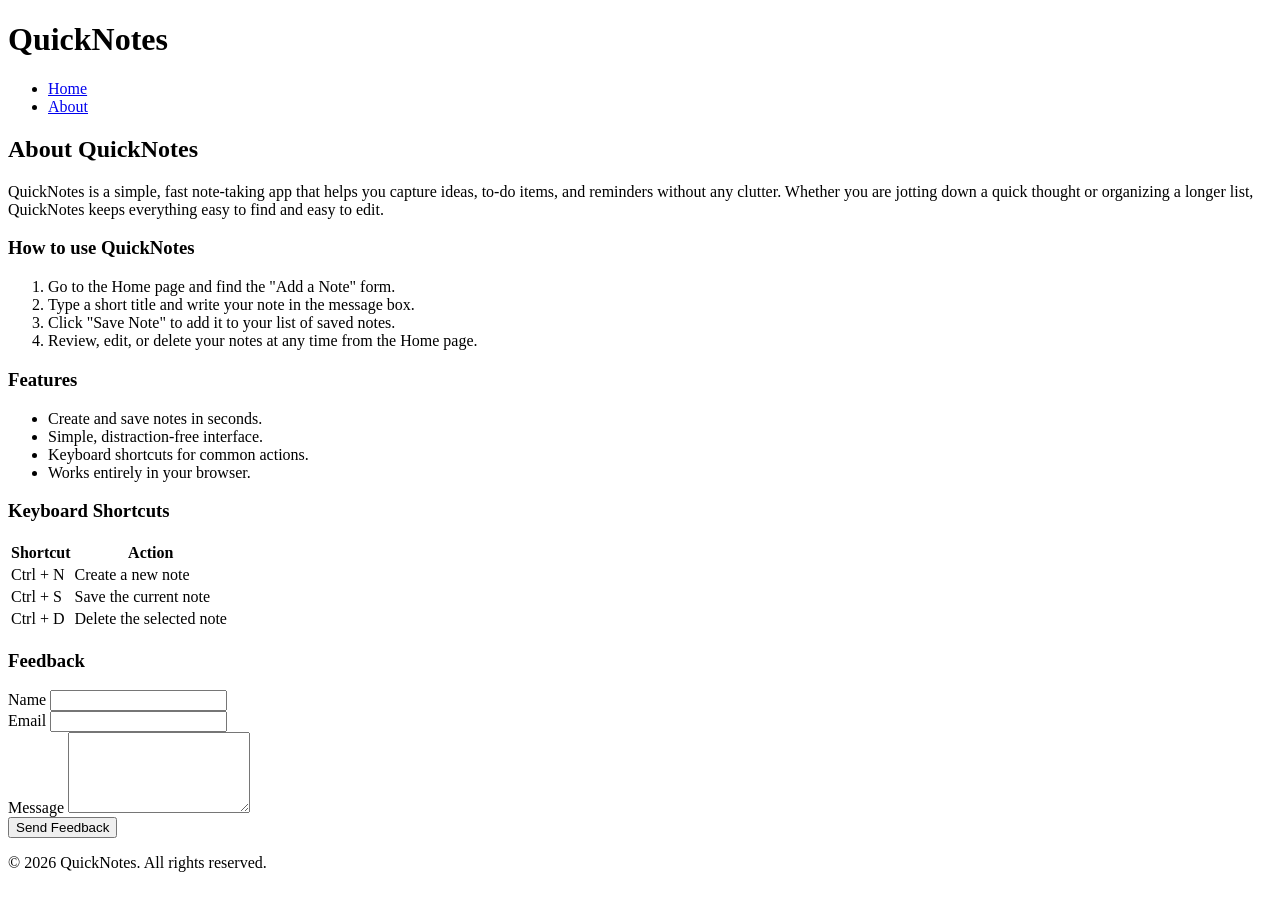
<file: index.html>
<!DOCTYPE html>
<html lang="en">
<head>
  <meta charset="UTF-8">
  <meta name="viewport" content="width=device-width, initial-scale=1.0">
  <title>About QuickNotes</title>
</head>
<body>
  <header>
    <h1>QuickNotes</h1>
    <nav>
      <ul>
        <li><a href="index.html">Home</a></li>
        <li><a href="about.html">About</a></li>
      </ul>
    </nav>
  </header>

  <main>
    <h2>About QuickNotes</h2>
    <p>
      QuickNotes is a simple, fast note-taking app that helps you capture ideas,
      to-do items, and reminders without any clutter. Whether you are jotting
      down a quick thought or organizing a longer list, QuickNotes keeps
      everything easy to find and easy to edit.
    </p>

    <section>
      <h3>How to use QuickNotes</h3>
      <ol>
        <li>Go to the Home page and find the "Add a Note" form.</li>
        <li>Type a short title and write your note in the message box.</li>
        <li>Click "Save Note" to add it to your list of saved notes.</li>
        <li>Review, edit, or delete your notes at any time from the Home page.</li>
      </ol>
    </section>

    <section>
      <h3>Features</h3>
      <ul>
        <li>Create and save notes in seconds.</li>
        <li>Simple, distraction-free interface.</li>
        <li>Keyboard shortcuts for common actions.</li>
        <li>Works entirely in your browser.</li>
      </ul>
    </section>

    <section>
      <h3>Keyboard Shortcuts</h3>
      <table>
        <thead>
          <tr>
            <th scope="col">Shortcut</th>
            <th scope="col">Action</th>
          </tr>
        </thead>
        <tbody>
          <tr>
            <td>Ctrl + N</td>
            <td>Create a new note</td>
          </tr>
          <tr>
            <td>Ctrl + S</td>
            <td>Save the current note</td>
          </tr>
          <tr>
            <td>Ctrl + D</td>
            <td>Delete the selected note</td>
          </tr>
        </tbody>
      </table>
    </section>

    <section>
      <h3>Feedback</h3>
      <form action="#" method="post">
        <div>
          <label for="feedback-name">Name</label>
          <input type="text" id="feedback-name" name="feedback-name" required>
        </div>
        <div>
          <label for="feedback-email">Email</label>
          <input type="email" id="feedback-email" name="feedback-email" required>
        </div>
        <div>
          <label for="feedback-message">Message</label>
          <textarea id="feedback-message" name="feedback-message" rows="5" required></textarea>
        </div>
        <button type="submit">Send Feedback</button>
      </form>
    </section>
  </main>

  <footer>
    <p>&copy; 2026 QuickNotes. All rights reserved.</p>
  </footer>
</body>
</html>
</file>
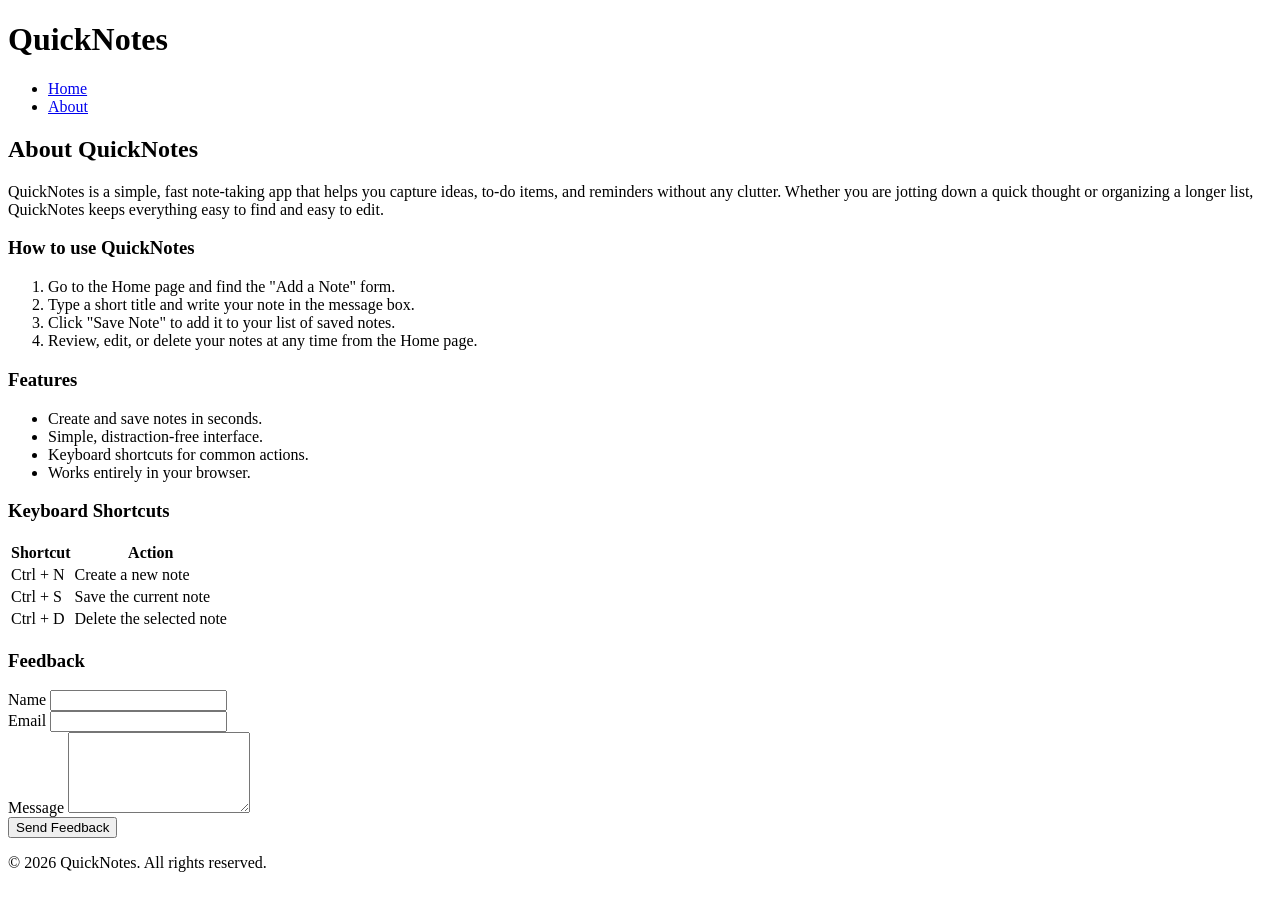
<file: day1/index.html>
<!DOCTYPE html>
<html lang="en">
<head> 
  <meta charset="UTF-8">
  <meta name="viewport" content="width=device-width, initial-scale=1.0">
  <title>About QuickNotes</title>
</head>
<body>
  <header>
    <h1>QuickNotes</h1>
    <nav>
      <ul>
        <li><a href="index.html">Home</a></li>
        <li><a href="about.html">About</a></li>
      </ul>
    </nav>
  </header>

  <main>
    <h2>About QuickNotes</h2>
    <p>
      QuickNotes is a simple, fast note-taking app that helps you capture ideas,
      to-do items, and reminders without any clutter. Whether you are jotting
      down a quick thought or organizing a longer list, QuickNotes keeps
      everything easy to find and easy to edit.
    </p>

    <section>
      <h3>How to use QuickNotes</h3>
      <ol>
        <li>Go to the Home page and find the "Add a Note" form.</li>
        <li>Type a short title and write your note in the message box.</li>
        <li>Click "Save Note" to add it to your list of saved notes.</li>
        <li>Review, edit, or delete your notes at any time from the Home page.</li>
      </ol>
    </section>

    <section>
      <h3>Features</h3>
      <ul>
        <li>Create and save notes in seconds.</li>
        <li>Simple, distraction-free interface.</li>
        <li>Keyboard shortcuts for common actions.</li>
        <li>Works entirely in your browser.</li>
      </ul>
    </section>

    <section>
      <h3>Keyboard Shortcuts</h3>
      <table>
        <thead>
          <tr>
            <th scope="col">Shortcut</th>
            <th scope="col">Action</th>
          </tr>
        </thead>
        <tbody>
          <tr>
            <td>Ctrl + N</td>
            <td>Create a new note</td>
          </tr>
          <tr>
            <td>Ctrl + S</td>
            <td>Save the current note</td>
          </tr>
          <tr>
            <td>Ctrl + D</td>
            <td>Delete the selected note</td>
          </tr>
        </tbody>
      </table>
    </section>

    <section>
      <h3>Feedback</h3>
      <form action="#" method="post">
        <div>
          <label for="feedback-name">Name</label>
          <input type="text" id="feedback-name" name="feedback-name" required>
        </div>
        <div>
          <label for="feedback-email">Email</label>
          <input type="email" id="feedback-email" name="feedback-email" required>
        </div>
        <div>
          <label for="feedback-message">Message</label>
          <textarea id="feedback-message" name="feedback-message" rows="5" required></textarea>
        </div>
        <button type="submit">Send Feedback</button>
      </form>
    </section>
  </main>

  <footer>
    <p>&copy; 2026 QuickNotes. All rights reserved.</p>
  </footer>
</body>
</html>
</file>
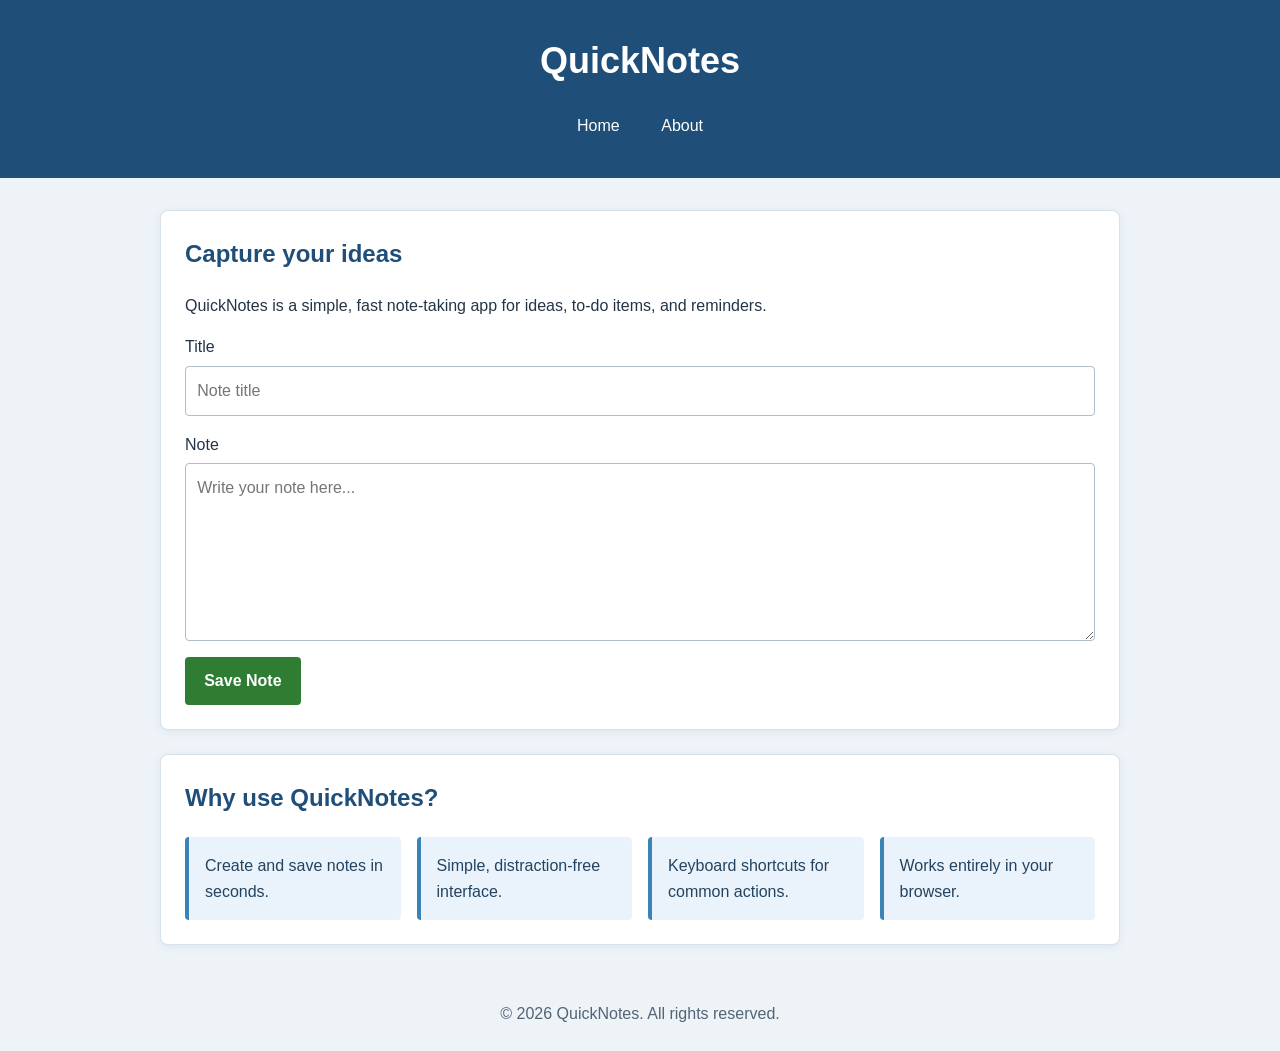
<file: day2/index.html>
<!DOCTYPE html>
<html lang="en">
<head>
  <meta charset="UTF-8">
  <meta name="viewport" content="width=device-width, initial-scale=1.0">
  <title>QuickNotes | Home</title>
  <link rel="stylesheet" href="style.css">
</head>
<body>
  <header>
    <h1>QuickNotes</h1>
    <nav aria-label="Main navigation">
      <ul>
        <li><a href="index.html" aria-current="page">Home</a></li>
        <li><a href="about.html">About</a></li>
      </ul>
    </nav>
  </header>

  <main>
    <section>
      <h2>Capture your ideas</h2>
      <p>QuickNotes is a simple, fast note-taking app for ideas, to-do items, and reminders.</p>
      <form action="#" method="post">
        <div>
          <label for="note-title">Title</label>
          <input type="text" id="note-title" name="note-title" placeholder="Note title" required>
        </div>
        <div>
          <label for="note-message">Note</label>
          <textarea id="note-message" name="note-message" rows="6" placeholder="Write your note here..." required></textarea>
        </div>
        <button type="submit">Save Note</button>
      </form>
    </section>

    <section>
      <h2>Why use QuickNotes?</h2>
      <ul class="features">
        <li>Create and save notes in seconds.</li>
        <li>Simple, distraction-free interface.</li>
        <li>Keyboard shortcuts for common actions.</li>
        <li>Works entirely in your browser.</li>
      </ul>
    </section>
  </main>

  <footer>
    <p>&copy; 2026 QuickNotes. All rights reserved.</p>
  </footer>
</body>
</html>
</file>
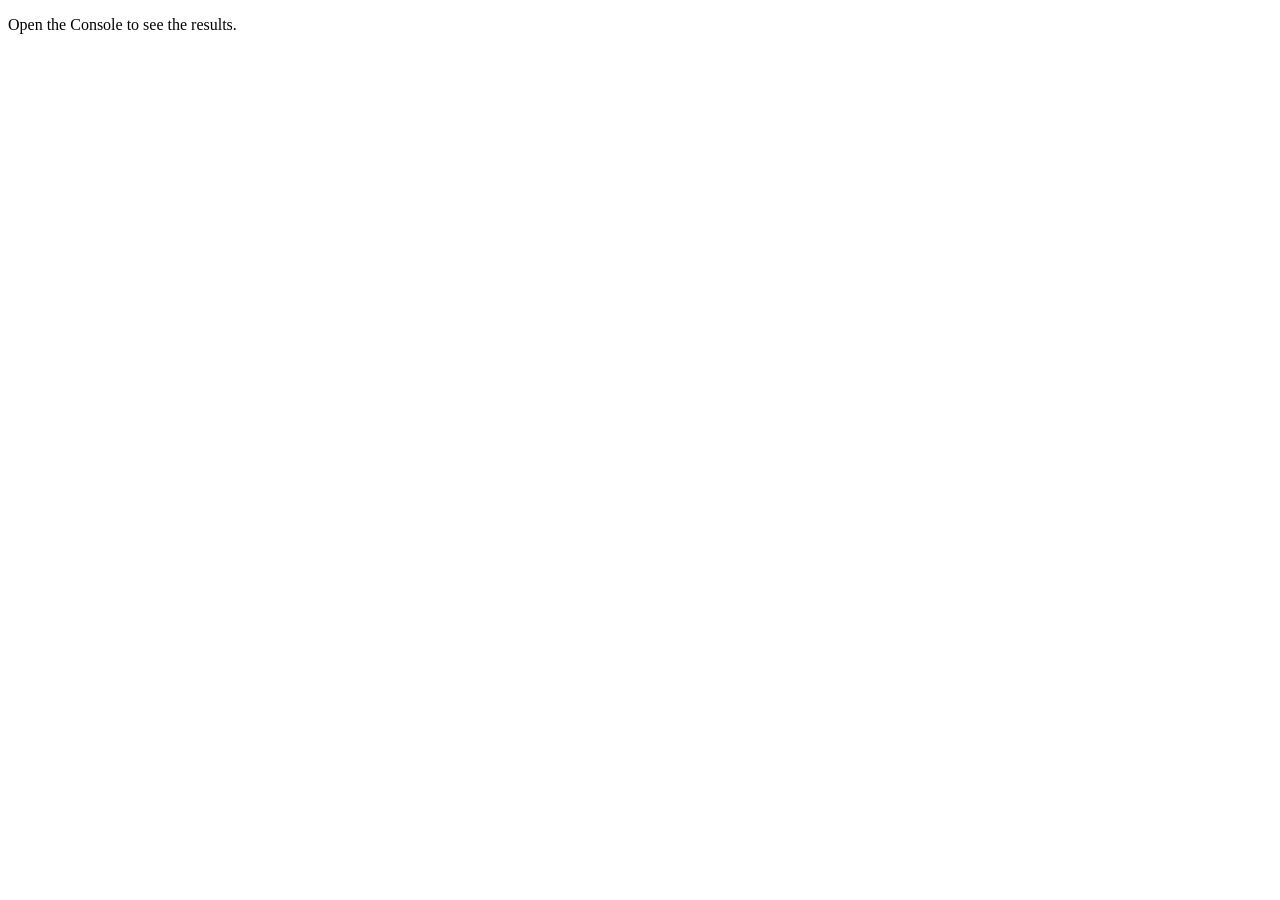
<file: day3/index.html>
<!doctype html>
<html lang="en">
  <head>
    <meta charset="UTF-8" />
    <meta name="viewport" content="width=device-width, initial-scale=1.0" />
    <title>Notes Toolkit</title>
    <script src="script.js" defer></script>
  </head>
  <body>
    <p>Open the Console to see the results.</p>
  </body>
</html>
</file>
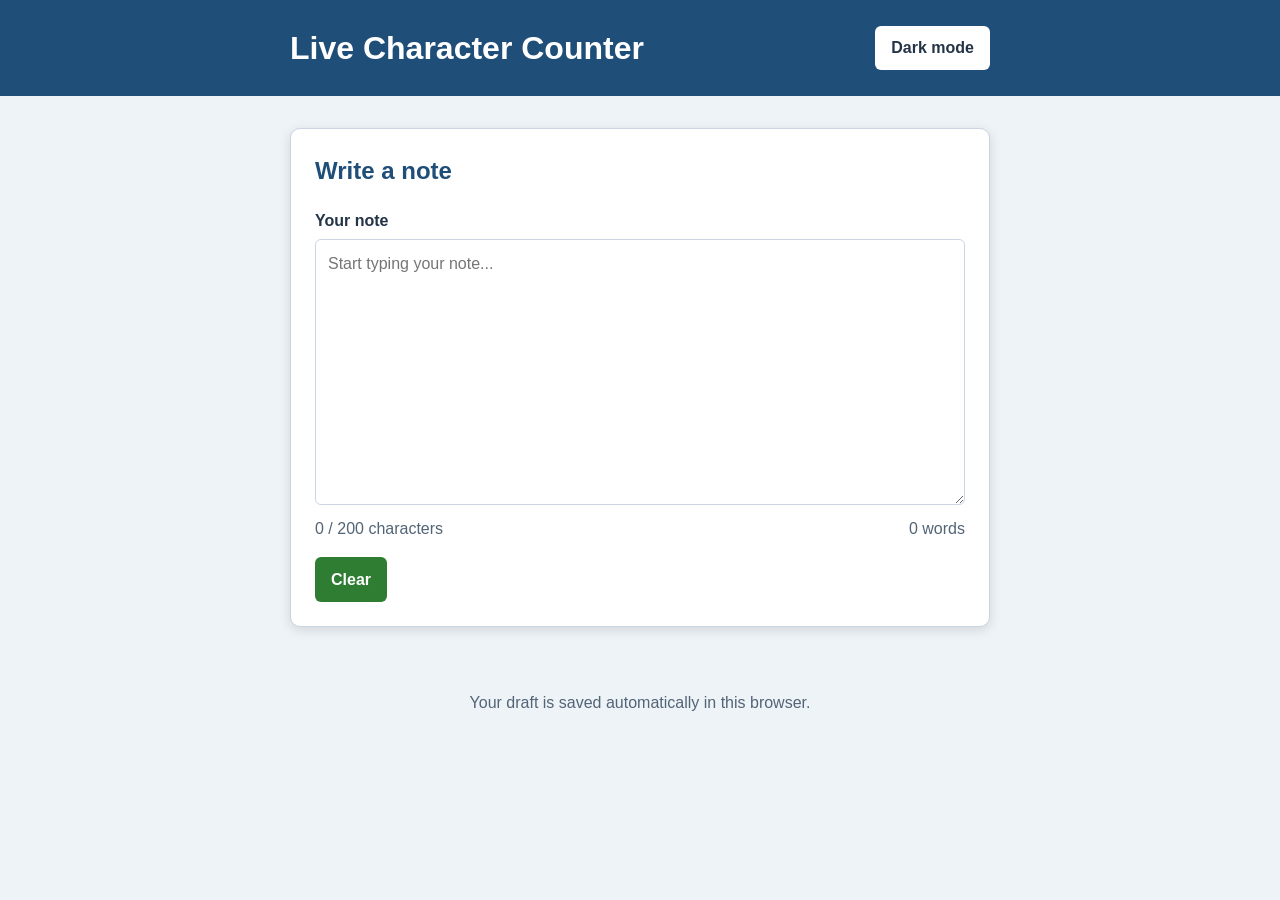
<file: day4/index.html>
<!DOCTYPE html>
<html lang="en">
<head>
  <meta charset="UTF-8">
  <meta name="viewport" content="width=device-width, initial-scale=1.0">
  <title>Live Character Counter</title>
  <link rel="stylesheet" href="style.css">
  <script src="script.js" defer></script>
</head>
<body>
  <header class="site-header">
    <h1>Live Character Counter</h1>
    <button id="theme-toggle" type="button">Dark mode</button>
  </header>

  <main>
    <section class="counter-card" aria-labelledby="page-title">
      <h2 id="page-title">Write a note</h2>
      <label for="note-text">Your note</label>
      <textarea id="note-text" rows="10" placeholder="Start typing your note..."></textarea>
      <div class="counter-row" aria-live="polite">
        <p id="char-count">0 / 200 characters</p>
        <p id="word-count">0 words</p>
      </div>
      <button id="clear-btn" type="button">Clear</button>
    </section>
  </main>

  <footer>
    <p>Your draft is saved automatically in this browser.</p>
  </footer>
</body>
</html>
</file>
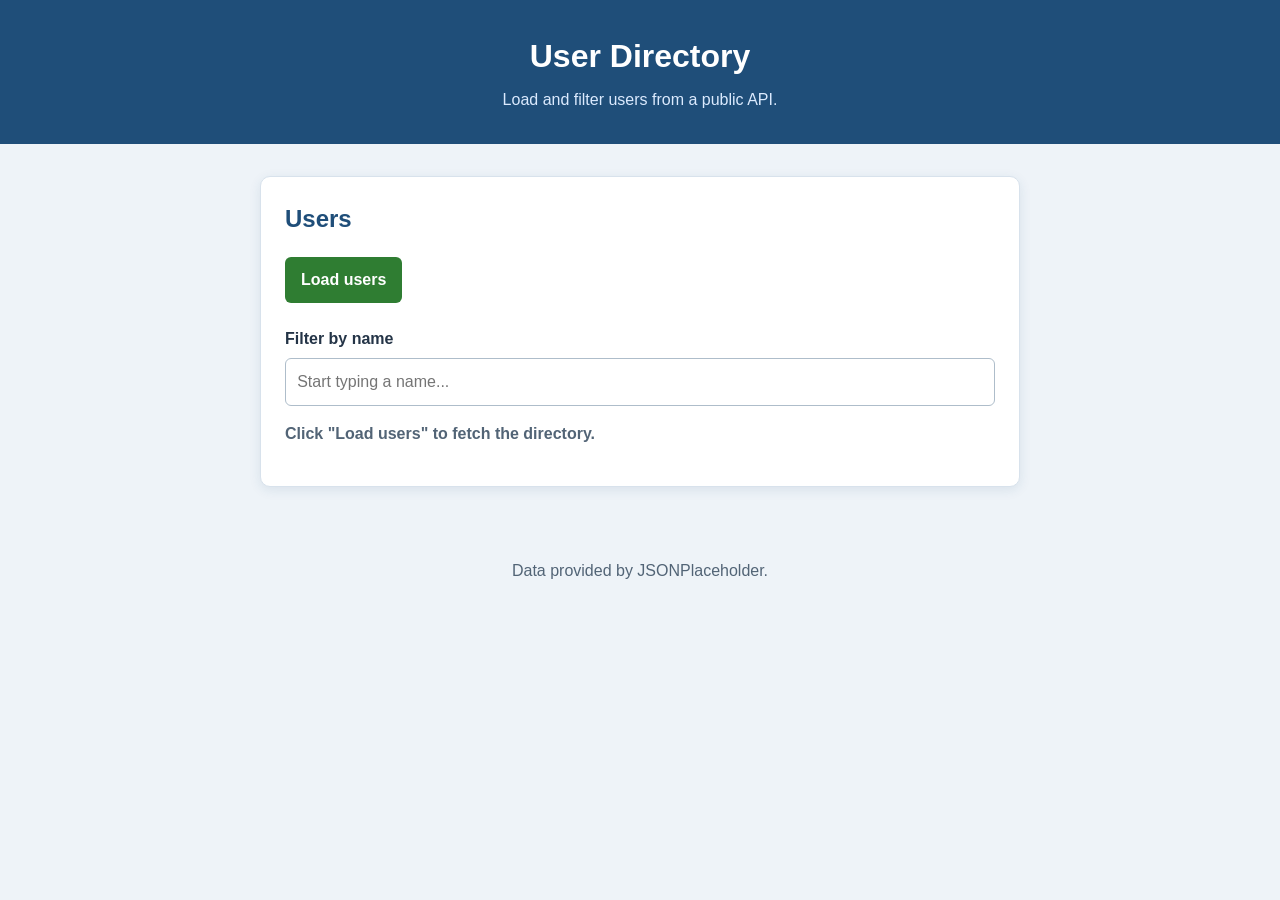
<file: day5/index.html>
<!DOCTYPE html>
<html lang="en">
<head>
  <meta charset="UTF-8">
  <meta name="viewport" content="width=device-width, initial-scale=1.0">
  <title>User Directory</title>
  <link rel="stylesheet" href="style.css">
  <script src="users.js" defer></script>
</head>
<body>
  <header>
    <h1>User Directory</h1>
    <p>Load and filter users from a public API.</p>
  </header>

  <main>
    <section aria-labelledby="directory-heading">
      <h2 id="directory-heading">Users</h2>
      <button id="load-users" type="button">Load users</button>

      <div class="filter-group">
        <label for="filter-input">Filter by name</label>
        <input id="filter-input" type="search" placeholder="Start typing a name..." autocomplete="off">
      </div>

      <p id="status" role="status" aria-live="polite">Click "Load users" to fetch the directory.</p>
      <ul id="users-list"></ul>
    </section>
  </main>

  <footer>
    <p>Data provided by JSONPlaceholder.</p>
  </footer>
</body>
</html>
</file>
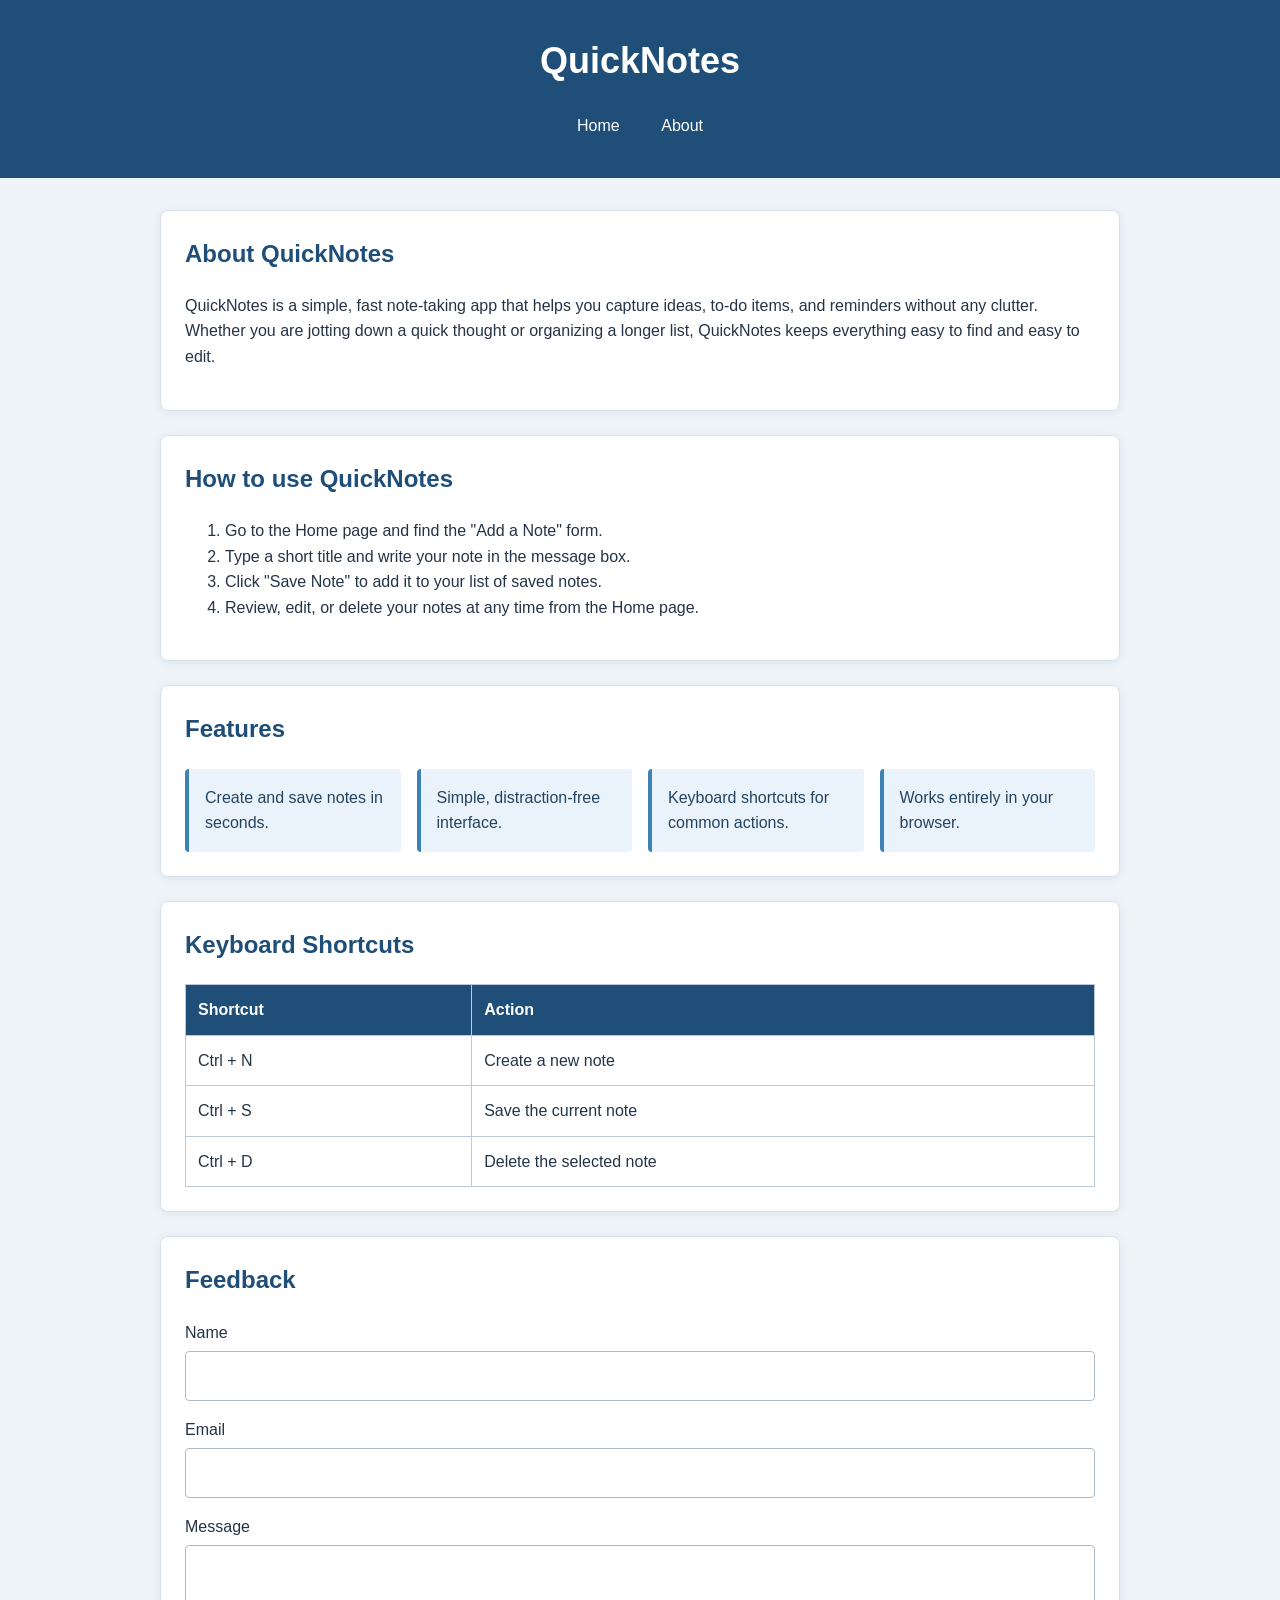
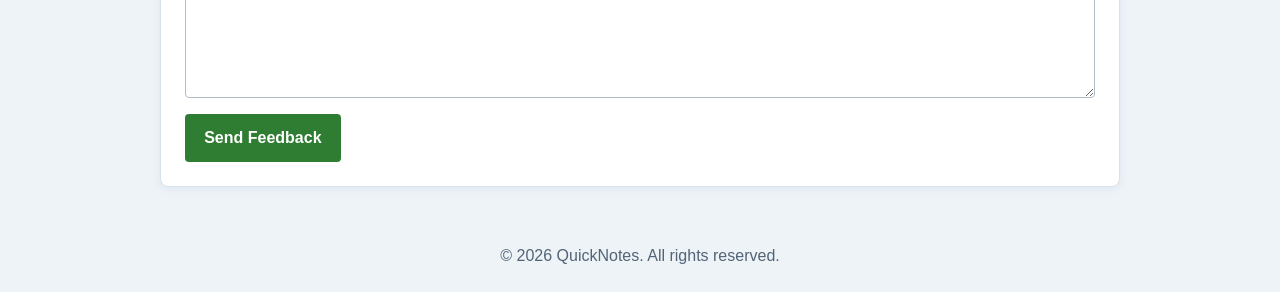
<file: day2/about.html>
<!DOCTYPE html>
<html lang="en">
<head>
  <meta charset="UTF-8">
  <meta name="viewport" content="width=device-width, initial-scale=1.0">
  <title>QuickNotes | About</title>
  <link rel="stylesheet" href="style.css">
</head>
<body>
  <header>
    <h1>QuickNotes</h1>
    <nav aria-label="Main navigation">
      <ul>
        <li><a href="index.html">Home</a></li>
        <li><a href="about.html" aria-current="page">About</a></li>
      </ul>
    </nav>
  </header>

  <main>
    <section>
      <h2>About QuickNotes</h2>
      <p>
        QuickNotes is a simple, fast note-taking app that helps you capture ideas,
        to-do items, and reminders without any clutter. Whether you are jotting
        down a quick thought or organizing a longer list, QuickNotes keeps
        everything easy to find and easy to edit.
      </p>
    </section>

    <section>
      <h2>How to use QuickNotes</h2>
      <ol>
        <li>Go to the Home page and find the "Add a Note" form.</li>
        <li>Type a short title and write your note in the message box.</li>
        <li>Click "Save Note" to add it to your list of saved notes.</li>
        <li>Review, edit, or delete your notes at any time from the Home page.</li>
      </ol>
    </section>

    <section>
      <h2>Features</h2>
      <ul class="features">
        <li>Create and save notes in seconds.</li>
        <li>Simple, distraction-free interface.</li>
        <li>Keyboard shortcuts for common actions.</li>
        <li>Works entirely in your browser.</li>
      </ul>
    </section>

    <section>
      <h2>Keyboard Shortcuts</h2>
      <table>
        <thead>
          <tr>
            <th scope="col">Shortcut</th>
            <th scope="col">Action</th>
          </tr>
        </thead>
        <tbody>
          <tr>
            <td>Ctrl + N</td>
            <td>Create a new note</td>
          </tr>
          <tr>
            <td>Ctrl + S</td>
            <td>Save the current note</td>
          </tr>
          <tr>
            <td>Ctrl + D</td>
            <td>Delete the selected note</td>
          </tr>
        </tbody>
      </table>
    </section>

    <section>
      <h2>Feedback</h2>
      <form action="#" method="post">
        <div>
          <label for="feedback-name">Name</label>
          <input type="text" id="feedback-name" name="feedback-name" required>
        </div>
        <div>
          <label for="feedback-email">Email</label>
          <input type="email" id="feedback-email" name="feedback-email" required>
        </div>
        <div>
          <label for="feedback-message">Message</label>
          <textarea id="feedback-message" name="feedback-message" rows="5" required></textarea>
        </div>
        <button type="submit">Send Feedback</button>
      </form>
    </section>
  </main>

  <footer>
    <p>&copy; 2026 QuickNotes. All rights reserved.</p>
  </footer>
</body>
</html>
</file>
<file: day2/style.css>
/* Reset and base styles */
* {
  box-sizing: border-box;
}

body {
  margin: 0;
  color: #243447;
  background: #eef3f8;
  font-family: Arial, Helvetica, sans-serif;
  line-height: 1.6;
}

/* Site header and navigation */
header {
  padding: 2rem 1rem;
  color: #ffffff;
  text-align: center;
  background: #1f4e79;
}

header h1 {
  margin: 0 0 1rem;
  font-size: 2.25rem;
}

nav ul {
  display: flex;
  justify-content: center;
  gap: 16px;
  margin: 0;
  padding: 0;
  list-style: none;
}

nav a {
  display: inline-block;
  padding: 0.45rem 0.8rem;
  color: #ffffff;
  text-decoration: none;
  border-radius: 4px;
  transition: background-color 0.2s ease, color 0.2s ease;
}

nav a:hover,
nav a:focus-visible {
  color: #1f4e79;
  background: #ffffff;
}

/* Main content and section cards */
main {
  width: min(100% - 2rem, 960px);
  margin: 2rem auto;
}

section {
  margin-bottom: 1.5rem;
  padding: 1.5rem;
  background: #ffffff;
  border: 1px solid #d8e2ec;
  border-radius: 8px;
  box-shadow: 0 2px 8px rgb(31 78 121 / 8%);
}

section h2 {
  margin-top: 0;
  color: #1f4e79;
}

/* Responsive feature cards */
.features {
  display: grid;
  grid-template-columns: repeat(auto-fit, minmax(180px, 1fr));
  gap: 1rem;
  margin: 0;
  padding: 0;
  list-style: none;
}

.features li {
  padding: 1rem;
  color: #24435f;
  background: #eaf3fb;
  border-left: 4px solid #3b82b6;
  border-radius: 4px;
}

/* Shortcuts table */
table {
  width: 100%;
  border-collapse: collapse;
}

th,
td {
  padding: 0.75rem;
  text-align: left;
  border: 1px solid #b9c9d8;
}

th {
  color: #ffffff;
  background: #1f4e79;
}

/* Stacked, full-width form fields */
form {
  display: flex;
  flex-direction: column;
  gap: 1rem;
}

form div {
  display: flex;
  flex-direction: column;
  gap: 0.35rem;
}

input,
textarea {
  width: 100%;
  padding: 0.7rem;
  font: inherit;
  color: #243447;
  border: 1px solid #aebdca;
  border-radius: 4px;
}

input:focus,
textarea:focus {
  outline: 2px solid #3b82b6;
  outline-offset: 1px;
}

button {
  align-self: flex-start;
  padding: 0.7rem 1.2rem;
  color: #ffffff;
  font: inherit;
  font-weight: 700;
  background: #2f7d32;
  border: 0;
  border-radius: 4px;
  cursor: pointer;
  transition: background-color 0.2s ease, transform 0.2s ease;
}

button:hover,
button:focus-visible {
  background: #235f27;
  transform: translateY(-2px);
}

footer {
  padding: 1.5rem 1rem;
  color: #526476;
  text-align: center;
}

footer p {
  margin: 0;
}

/* Phone layout */
@media (max-width: 600px) {
  header {
    padding: 1.25rem 0.75rem;
  }

  header h1 {
    font-size: 1.75rem;
  }

  main {
    width: min(100% - 1rem, 960px);
    margin: 1rem auto;
  }

  section {
    padding: 1rem;
  }

  th,
  td {
    padding: 0.55rem;
  }
}
</file>
<file: day4/style.css>
:root {
  --page-background: #eef3f8;
  --card-background: #ffffff;
  --text-color: #243447;
  --muted-color: #526476;
  --border-color: #cbd5e1;
  --accent-color: #1f4e79;
  --button-background: #2f7d32;
  --button-hover: #235f27;
  --warning-color: #c2410c;
  --over-color: #b91c1c;
}

body.dark {
  --page-background: #17202a;
  --card-background: #243447;
  --text-color: #f8fafc;
  --muted-color: #cbd5e1;
  --border-color: #526476;
  --accent-color: #93c5fd;
  --button-background: #3f9f46;
  --button-hover: #54b45b;
  --warning-color: #fdba74;
  --over-color: #fca5a5;
}

* {
  box-sizing: border-box;
}

body {
  min-width: 320px;
  min-height: 100vh;
  margin: 0;
  color: var(--text-color);
  background: var(--page-background);
  font-family: Arial, Helvetica, sans-serif;
  line-height: 1.5;
  transition: color 0.2s ease, background-color 0.2s ease;
}

.site-header {
  display: flex;
  align-items: center;
  justify-content: space-between;
  gap: 1rem;
  padding: 1.5rem max(1rem, calc((100% - 700px) / 2));
  color: #ffffff;
  background: var(--accent-color);
}

.site-header h1 {
  margin: 0;
  font-size: clamp(1.4rem, 4vw, 2rem);
}

main {
  width: min(100% - 2rem, 700px);
  margin: 2rem auto;
}

.counter-card {
  padding: 1.5rem;
  background: var(--card-background);
  border: 1px solid var(--border-color);
  border-radius: 10px;
  box-shadow: 0 3px 12px rgb(0 0 0 / 12%);
}

.counter-card h2 {
  margin-top: 0;
  color: var(--accent-color);
}

label {
  display: block;
  margin-bottom: 0.4rem;
  font-weight: 700;
}

textarea {
  display: block;
  width: 100%;
  padding: 0.75rem;
  color: var(--text-color);
  font: inherit;
  background: var(--card-background);
  border: 1px solid var(--border-color);
  border-radius: 6px;
  resize: vertical;
}

textarea:focus,
button:focus-visible {
  outline: 3px solid #93c5fd;
  outline-offset: 2px;
}

.counter-row {
  display: flex;
  justify-content: space-between;
  gap: 1rem;
  color: var(--muted-color);
}

.counter-row p {
  margin: 0.75rem 0 1rem;
}

#char-count.warning {
  color: var(--warning-color);
}

#char-count.over {
  color: var(--over-color);
  font-weight: 700;
}

button {
  padding: 0.65rem 1rem;
  color: #ffffff;
  font: inherit;
  font-weight: 700;
  background: var(--button-background);
  border: 0;
  border-radius: 6px;
  cursor: pointer;
  transition: background-color 0.2s ease;
}

button:hover {
  background: var(--button-hover);
}

#theme-toggle {
  color: var(--text-color);
  background: #ffffff;
}

#theme-toggle:hover {
  background: #e2e8f0;
}

footer {
  padding: 1rem;
  color: var(--muted-color);
  text-align: center;
}

@media (max-width: 600px) {
  .site-header {
    align-items: flex-start;
    flex-direction: column;
    padding: 1.25rem 1rem;
  }

  main {
    margin: 1rem auto;
  }

  .counter-row {
    align-items: flex-start;
    flex-direction: column;
    gap: 0;
  }
}
</file>
<file: day5/style.css>
* {
  box-sizing: border-box;
}

:root {
  color: #243447;
  background: #eef3f8;
  font-family: Arial, Helvetica, sans-serif;
  line-height: 1.5;
}

body {
  min-width: 320px;
  margin: 0;
  background: #eef3f8;
}

header {
  padding: 2rem 1rem;
  color: #ffffff;
  text-align: center;
  background: #1f4e79;
}

header h1 {
  margin: 0;
}

header p {
  margin: 0.5rem 0 0;
  color: #dbeafe;
}

main {
  width: min(100% - 2rem, 760px);
  margin: 2rem auto;
}

section {
  padding: 1.5rem;
  background: #ffffff;
  border: 1px solid #d8e2ec;
  border-radius: 10px;
  box-shadow: 0 3px 12px rgb(31 78 121 / 10%);
}

h2 {
  margin-top: 0;
  color: #1f4e79;
}

#load-users {
  padding: 0.7rem 1rem;
  color: #ffffff;
  font: inherit;
  font-weight: 700;
  background: #2f7d32;
  border: 0;
  border-radius: 6px;
  cursor: pointer;
}

#load-users:hover {
  background: #235f27;
}

#load-users:disabled {
  cursor: wait;
  opacity: 0.65;
}

.filter-group {
  margin-top: 1.5rem;
}

label {
  display: block;
  margin-bottom: 0.4rem;
  font-weight: 700;
}

#filter-input {
  width: 100%;
  padding: 0.7rem;
  font: inherit;
  border: 1px solid #aebdca;
  border-radius: 6px;
}

#status {
  min-height: 1.5rem;
  color: #526476;
  font-weight: 700;
}

#users-list {
  display: grid;
  gap: 1rem;
  margin: 0;
  padding: 0;
  list-style: none;
}

.user-card {
  padding: 1rem;
  background: #f8fafc;
  border: 1px solid #d8e2ec;
  border-left: 5px solid #3b82b6;
  border-radius: 8px;
}

.user-card h3 {
  margin-top: 0;
  color: #1f4e79;
}

.user-card p {
  margin: 0.25rem 0;
}

footer {
  padding: 1.5rem 1rem;
  color: #526476;
  text-align: center;
}

@media (max-width: 600px) {
  main {
    width: min(100% - 1rem, 760px);
    margin: 1rem auto;
  }

  section {
    padding: 1rem;
  }
}
</file>
